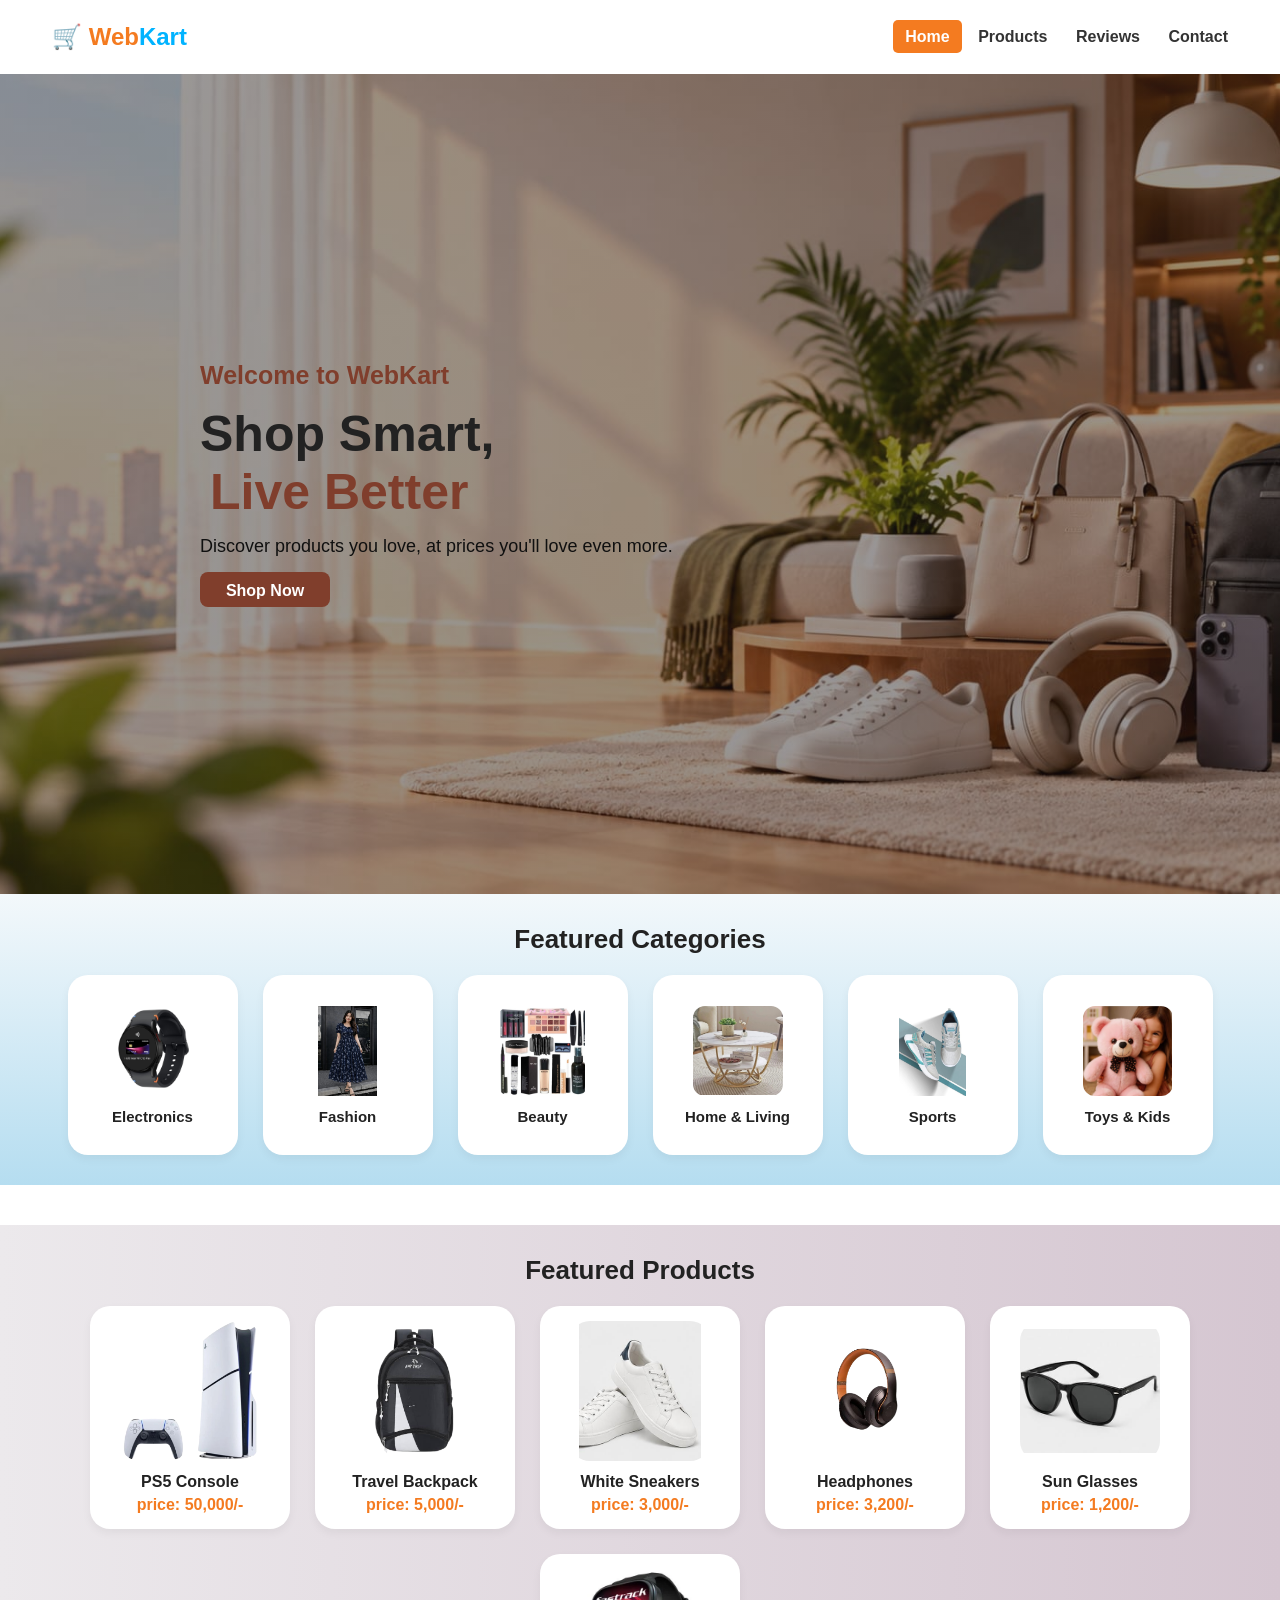
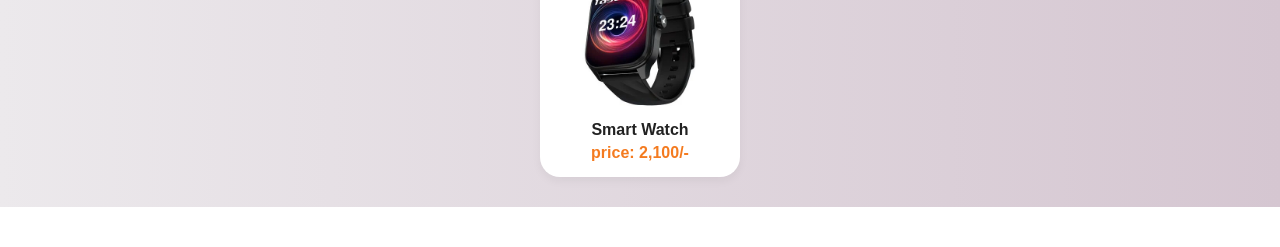
<file: index.html>
<!doctype html>
<html lang="en">

<head>
  <meta charset="UTF-8" />
  <meta name="viewport" content="width=device-width, initial-scale=1.0" />
  <title>WebKart - Home</title>
  <style>
    /* 1. Basic Page Reset */
    * {
      margin: 0;
      padding: 0;
      box-sizing: border-box;
    }

    body {
      font-family: Arial, Helvetica, sans-serif;
      background-color: #ffffff;
      color: #222222;
    }

    /* 2. Navigation Bar */
    .navbar {
      display: flex;
      justify-content: space-between;
      align-items: center;
      background-color: #ffffff;
      padding: 15px 40px;
      box-shadow: 0 2px 8px rgba(0, 0, 0, 0.1);
    }

    .navbar .logo {
      font-size: 24px;
      font-weight: bold;
      color: #f47b20;
      text-decoration: none;
    }

    .navbar .logo span {
      color: #00b3ff;
    }

    .navbar a {
      text-decoration: none;
      color: #333333;
      font-weight: bold;
      padding: 8px 12px;
      border-radius: 5px;
      transition: 0.3s;
    }

    .navbar a:hover,
    .navbar a.active {
      background-color: #f47b20;
      color: #ffffff;
    }

    /* 3. Hero Section */
    .Home {
      display: flex;
      flex-direction: column;
    }

    .hero {
      display: flex;
      flex-direction: column;
      justify-content: center;

      gap: 15px;
      padding: 0 200px;

      width: 100%;
      height: calc(100vh - 80px);
      min-height: 600px;

      background:
        linear-gradient(rgba(32, 25, 25, 0.45), rgba(26, 18, 18, 0.45)),
        url("images/bg.jpeg");

      background-size: cover;
      background-repeat: no-repeat;
      background-position: center;
    }

    .button {
      display: inline-block;
      width: 130px;

      padding: 10px;

      background-color: rgb(128, 62, 44);
      color: white;

      text-decoration: none;
      text-align: center;

      border-radius: 8px;
      font-size: 16px;
      font-weight: bold;

      border: none;
      cursor: pointer;
      height: 35px;
    }

    .button a {
      text-decoration: none;
      color: white;
    }

    .hero h1 {
      font-size: 25px;
      margin: 0;
      color: rgb(128, 62, 44);
    }

    .hero h2 {
      margin: 0;

      font-size: 50px;
    }

    .hero h2 span {
      color: rgb(128, 62, 44);
    }

    .hero p {
      padding: 0;
      margin: 0;
      color: rgb(16, 16, 16);
      font-size: 18px;
    }

    /* 4. Featured Categories Section */
    .cat {
      display: flex;
      flex-direction: column;
      gap: 20px;

      background: linear-gradient(to bottom, rgb(243, 248, 251), rgb(181, 221, 240));
      padding: 30px 20px;
      margin-bottom: 40px;
    }

    .cat h2 {
      text-align: center;
      font-size: 26px;
    }

    .cat-cards {
      display: flex;
      flex-direction: row;
      flex-wrap: wrap;
      justify-content: center;
      gap: 25px;
    }

    .cat-card {
      width: 170px;
      height: 180px;
      background-color: #ffffff;
      border-radius: 20px;
      display: flex;
      flex-direction: column;
      text-align: center;
      justify-content: center;
      align-items: center;
      gap: 12px;
      padding: 10px;
      text-decoration: none;
      color: #222;
      box-shadow: 0 4px 10px rgba(0, 0, 0, 0.05);
      transition: transform 0.3s ease;
    }

    .cat-card:hover {
      transform: scale(1.08);
    }

    .cat-card img {
      width: 90px;
      height: 90px;
      object-fit: contain;
      border-radius: 12px;
    }

    .cat-card h4 {
      margin: 0;
      font-size: 15px;
    }

    /* 5. Featured Products Section */
    .deals {
      display: flex;
      flex-direction: column;
      gap: 20px;
      background: linear-gradient(to right, rgb(236, 233, 236), rgb(213, 198, 209));
      padding: 30px 20px;
      margin-bottom: 40px;
    }

    .deals h2 {
      text-align: center;
      font-size: 26px;
    }

    .deals-cards {
      display: flex;
      flex-direction: row;
      flex-wrap: wrap;
      justify-content: center;
      gap: 25px;
    }

    .deals-card {
      width: 200px;
      background-color: #ffffff;
      border-radius: 20px;
      display: flex;
      flex-direction: column;
      justify-content: space-between;
      align-items: center;
      padding: 15px;
      text-align: center;
      gap: 12px;
      box-shadow: 0 4px 10px rgba(0, 0, 0, 0.05);
      transition: transform 0.3s ease;
    }

    .deals-card:hover {
      transform: scale(1.08);
    }

    .deals-card img {
      width: 140px;
      height: 140px;
      object-fit: contain;
      border-radius: 20px;
    }

    .deals-card h4 {
      margin: 0;
      font-size: 16px;
    }

    .deals-card p {
      margin: 5px 0 0 0;
      font-weight: bold;
      color: #f47b20;
    }

    /* 6. Simple Footer */
    footer {
      background-color: #211b4a;
      color: white;
      display: flex;
      justify-content: space-around;
      padding: 25px 7%;
      flex-wrap: wrap;
      gap: 20px;
    }

    .feature {
      display: flex;
      align-items: center;
      gap: 12px;
    }

    .feature-icon {
      font-size: 25px;
    }

    .feature h3 {
      font-size: 13px;
      margin-bottom: 5px;
    }

    .feature p {
      font-size: 11px;
      color: #ccc;
    }
  </style>
</head>

<body>
  <!-- Simple Navigation Bar Linking to Related Pages -->
  <header class="navbar">
    <a href="index.html" class="logo">🛒 Web<span>Kart</span></a>
      <nav>
            <a href="index.html" class="active">Home</a>
            <a href="products.html">Products</a>
            <a href="review.html">Reviews</a>
            <a href="contact.html" >Contact</a>
        </nav>
  </header>

  <!-- Main Container -->
  <div class="Home">
    <!-- Hero Section -->
    <div class="hero">
      <h1>Welcome to WebKart</h1>
      <h2>
        Shop Smart,<br /><span style="padding-left: 10px">Live Better</span>
      </h2>
      <p>Discover products you love, at prices you'll love even more.</p>
      <div class="button"><a href="products.html"> Shop Now</a></div>
    </div>

<!-- Featured Categories -->
    <div class="cat">
      <h2>Featured Categories</h2>
      <div class="cat-cards">
        <div class="cat-card">
          <img src="./images/electronics.png" alt="Electronics" />
          <h4>Electronics</h4>
        </div>
        <div class="cat-card">
          <img src="./images/Fashion.jpeg" alt="Fashion" />
          <h4>Fashion</h4>
        </div>
        <div class="cat-card">
          <img src="./images/Beauty.jpeg" alt="Beauty" />
          <h4>Beauty</h4>
        </div>
        <div class="cat-card">
          <img src="./images/Furniture.jpeg" alt="Home & Living" />
          <h4>Home & Living</h4>
        </div>
        <div class="cat-card">
          <img src="./images/Sports.jpeg" alt="Sports" />
          <h4>Sports</h4>
        </div>
        <div class="cat-card">
          <img src="./images/Toys.jpeg" alt="Toys & Kids" />
          <h4>Toys & Kids</h4>
        </div>
      </div>
    </div>

    <!-- Featured Products -->
    <div class="deals">
      <h2>Featured Products</h2>
      <div class="deals-cards">
        <div class="deals-card">
          <img src="./images/ps5.png" alt="PS5" />
          <div>
            <h4>PS5 Console</h4>
            <p>price: 50,000/-</p>
          </div>
        </div>
        <div class="deals-card">
          <img src="./images/bag.png" alt="Travel Backpack" />
          <div>
            <h4>Travel Backpack</h4>
            <p>price: 5,000/-</p>
          </div>
        </div>
        <div class="deals-card">
          <img src="./images/shoes.jpg" alt="White Sneakers" />
          <div>
            <h4>White Sneakers</h4>
            <p>price: 3,000/-</p>
          </div>
        </div>
        <div class="deals-card">
          <img src="./images/headphones.png" alt="Headphones" />
          <div>
            <h4>Headphones</h4>
            <p>price: 3,200/-</p>
          </div>
        </div>
        <div class="deals-card">
          <img src="./images/sunglasses.jpeg" alt="Sun Glasses" />
          <div>
            <h4>Sun Glasses</h4>
            <p>price: 1,200/-</p>
          </div>
        </div>
        <div class="deals-card">
          <img src="./images/watch.jpg" alt="Watch" />
          <div>
            <h4>Smart Watch</h4>
            <p>price: 2,100/-</p>
          </div>
        </div>
      </div>
    </div>
  </div>


</body>

</html>
</file>
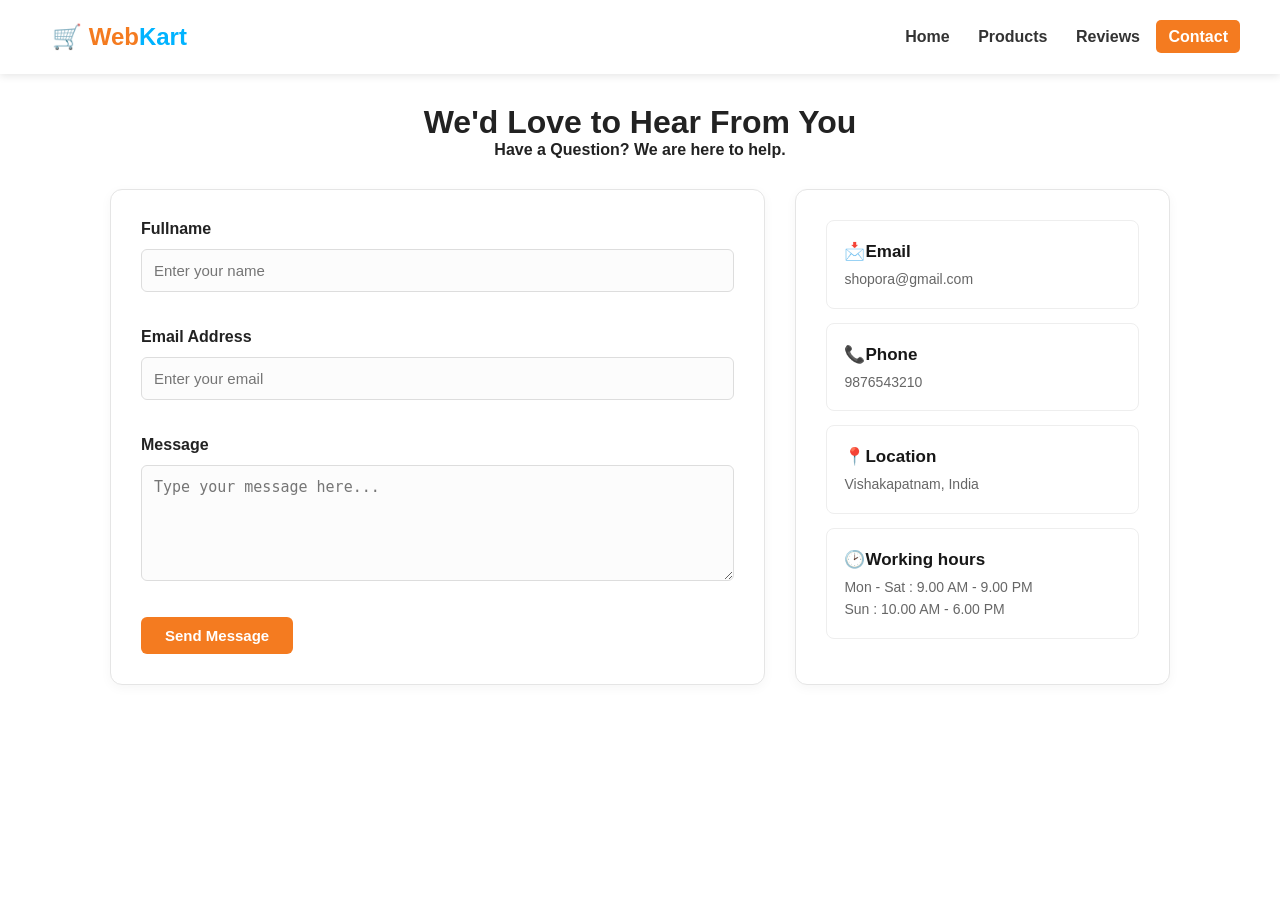
<file: contact.html>
<!doctype html>
<html lang="en">

<head>
    <meta charset="UTF-8" />
    <meta name="viewport" content="width=device-width, initial-scale=1.0" />
    <title>Contact</title>
    <link rel="stylesheet" href="contact.css">
</head>

<body>

    <!-- Header Navigation -->
    <header class="navbar">
        <a href="index.html" class="logo">🛒 Web<span>Kart</span></a>
        <nav>
            <a href="index.html">Home</a>
            <a href="products.html">Products</a>
            <a href="review.html">Reviews</a>
            <a href="contact.html" class="active">Contact</a>
        </nav>
    </header>

    <div class="contact-header">
        <h1>We'd Love to Hear From You</h1>
        <p><b>Have a Question? We are here to help.</b></p>
    </div>
    <div class="container">
        <div class="contact">
            <form action="">
                <label for="">Fullname</label>
                <br>
                <input type="text" placeholder="Enter your name" />
                <br>
                <label for="">Email Address</label>
                <br>
                <input type="email" placeholder="Enter your email" />
                <br>
                <label for="">Message</label>
                <br>
                <textarea rows="5" placeholder="Type your message here..."></textarea>
                <br>
                <button type="submit">Send Message</button>
            </form>
        </div>
        <div class="help">
            <span>
                <h4>📩Email</h4>shopora@gmail.com
            </span>
            <span>
                <h4>📞Phone</h4>9876543210
            </span>
            <span>
                <h4>📍Location</h4>Vishakapatnam, India
            </span>
            <span>
                <h4>🕑Working hours</h4>Mon - Sat : 9.00 AM - 9.00 PM<br>Sun : 10.00 AM - 6.00 PM
            </span>
        </div>
    </div>



</body>

</html>
</file>
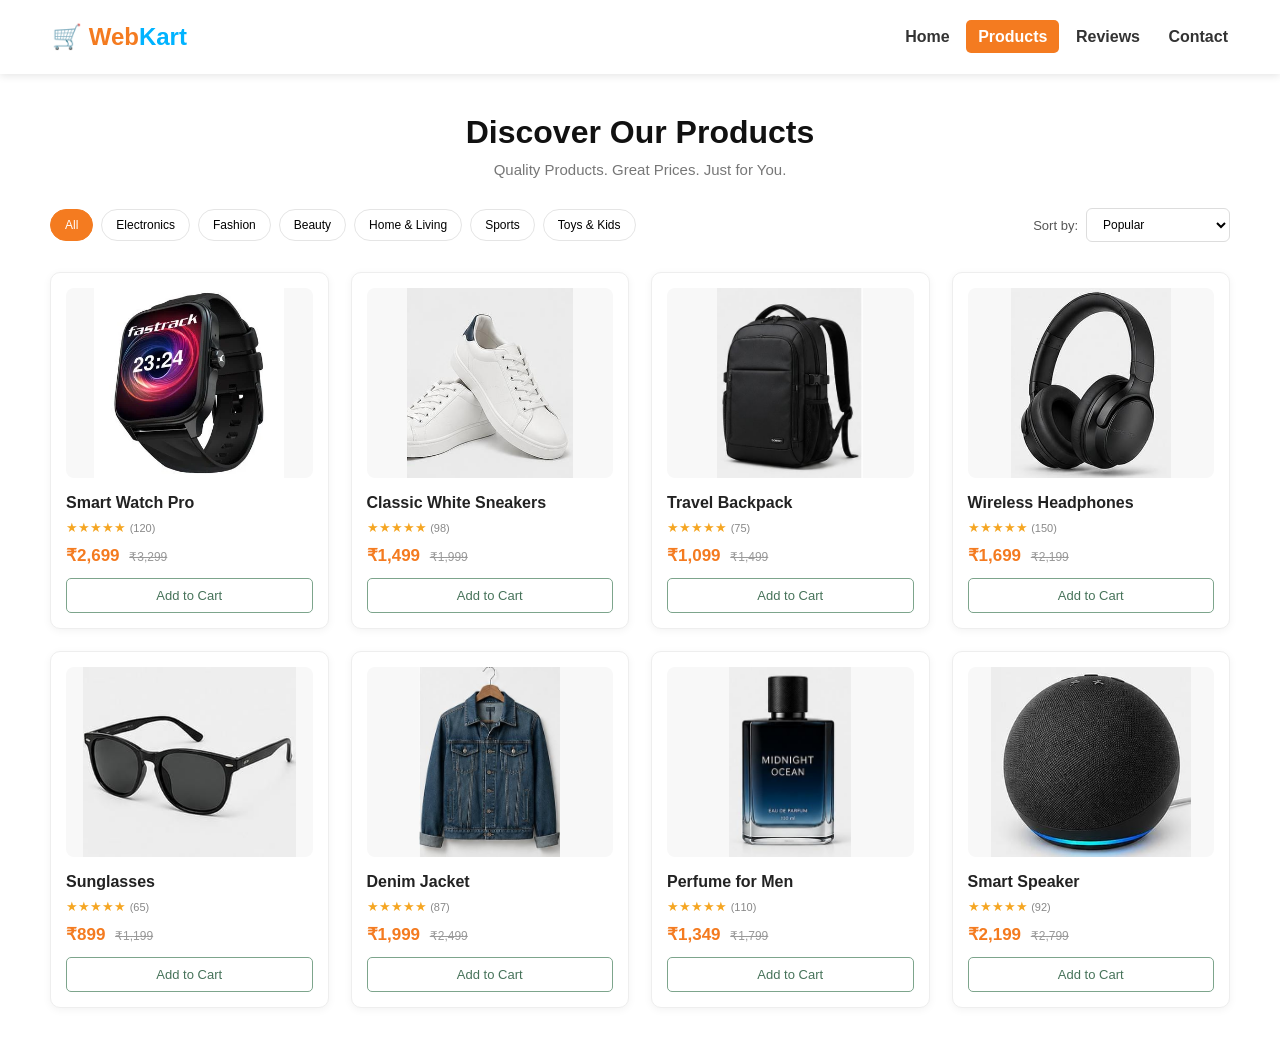
<file: products.html>
<!doctype html>
<html lang="en">

<head>
    <meta charset="UTF-8" />
    <meta name="viewport" content="width=device-width, initial-scale=1.0" />
    <title>Products</title>
    <link rel="stylesheet" href="products.css" />
</head>

<body>

    <!-- Header Navigation -->
    <header class="navbar">
        <a href="index.html" class="logo">🛒 Web<span>Kart</span></a>
        <nav>
            <a href="index.html" >Home</a>
            <a href="products.html" class="active">Products</a>
            <a href="review.html">Reviews</a>
            <a href="contact.html" >Contact</a>
        </nav>
    </header>

    <main>
        <section class="products-header">
            <h1>
                <bold>Discover Our Products</bold>
            </h1>
            <p>Quality Products. Great Prices. Just for You.</p>
        </section>
        <div class="filters">
            <div class="categories">
                <button class="selected">All</button>
                <button>Electronics</button>
                <button>Fashion</button>
                <button>Beauty</button>
                <button>Home & Living</button>
                <button>Sports</button>
                <button>Toys & Kids</button>
            </div>

            <div class="sort">
                <label>Sort by:</label>
                <select>
                    <option>Popular</option>
                    <option>Price: Low to High</option>
                    <option>Price: High to Low</option>
                </select>
            </div>
        </div>
        <section class="product-grid">
            <div class="product-card">
                <img src="images/watch.jpg" alt="Smart Watch" />
                <h3>Smart Watch Pro</h3>
                <div class="rating">★★★★★ <span>(120)</span></div>
                <p class="price">₹2,699 <del>₹3,299</del></p>
                <button class="cart-btn">Add to Cart</button>
            </div>

            <div class="product-card">
                <img src="images/shoes.jpg" alt="White Sneakers" />
                <h3>Classic White Sneakers</h3>
                <div class="rating">★★★★★ <span>(98)</span></div>
                <p class="price">₹1,499 <del>₹1,999</del></p>
                <button class="cart-btn">Add to Cart</button>
            </div>

            <div class="product-card">
                <img src="images/backpack.jpeg" alt="Travel Backpack" />
                <h3>Travel Backpack</h3>
                <div class="rating">★★★★★ <span>(75)</span></div>
                <p class="price">₹1,099 <del>₹1,499</del></p>
                <button class="cart-btn">Add to Cart</button>
            </div>

            <div class="product-card">
                <img src="images/headphones.jpeg" alt="Wireless Headphones" />
                <h3>Wireless Headphones</h3>
                <div class="rating">★★★★★ <span>(150)</span></div>
                <p class="price">₹1,699 <del>₹2,199</del></p>
                <button class="cart-btn">Add to Cart</button>
            </div>

            <div class="product-card">
                <img src="images/sunglasses.jpeg" alt="Sunglasses" />
                <h3>Sunglasses</h3>
                <div class="rating">★★★★★ <span>(65)</span></div>
                <p class="price">₹899 <del>₹1,199</del></p>
                <button class="cart-btn">Add to Cart</button>
            </div>

            <div class="product-card">
                <img src="images/jacket.jpeg" alt="Denim Jacket" />
                <h3>Denim Jacket</h3>
                <div class="rating">★★★★★ <span>(87)</span></div>
                <p class="price">₹1,999 <del>₹2,499</del></p>
                <button class="cart-btn">Add to Cart</button>
            </div>

            <div class="product-card">
                <img src="images/perfume.jpeg" alt="Perfume" />
                <h3>Perfume for Men</h3>
                <div class="rating">★★★★★ <span>(110)</span></div>
                <p class="price">₹1,349 <del>₹1,799</del></p>
                <button class="cart-btn">Add to Cart</button>
            </div>

            <div class="product-card">
                <img src="images/speaker.jpeg" alt="Smart Speaker" />
                <h3>Smart Speaker</h3>
                <div class="rating">★★★★★ <span>(92)</span></div>
                <p class="price">₹2,199 <del>₹2,799</del></p>
                <button class="cart-btn">Add to Cart</button>
            </div>
        </section>
    </main>



</body>

</html>
</file>
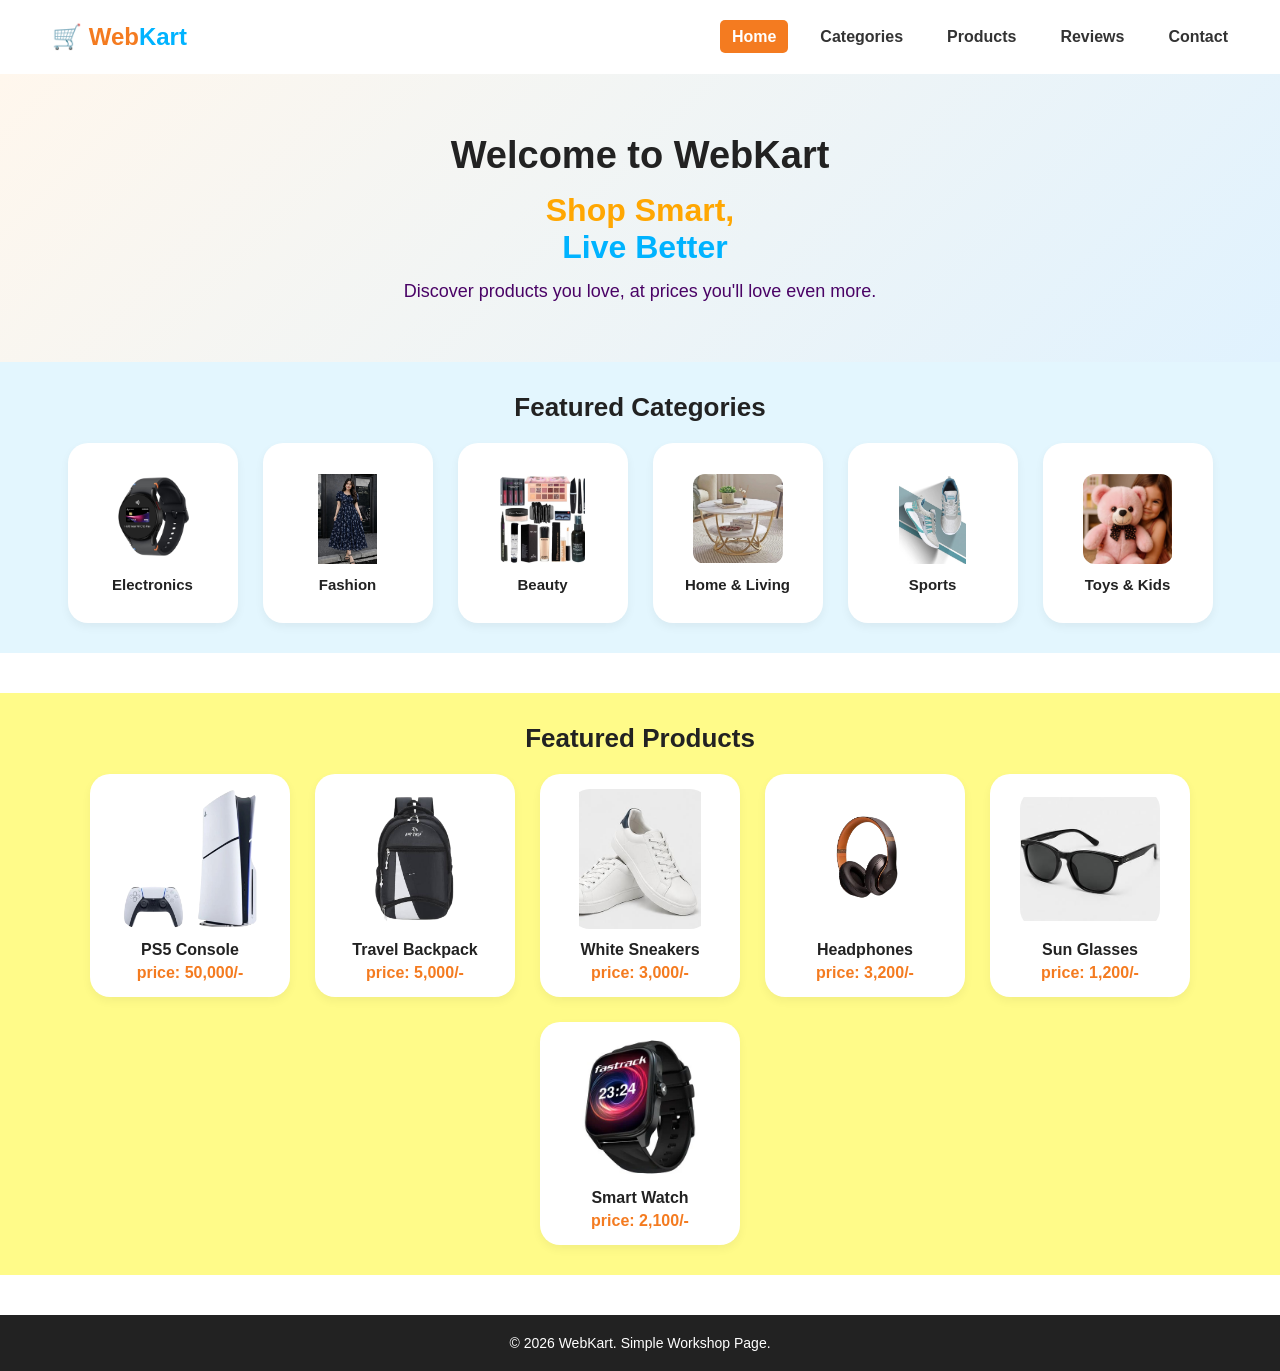
<file: webXplore.html>
<!DOCTYPE html>
<html lang="en">

<head>
    <meta charset="UTF-8">
    <meta name="viewport" content="width=device-width, initial-scale=1.0">
    <title>WebKart - Home</title>
    <style>
        /* 1. Basic Page Reset */
        * {
            margin: 0;
            padding: 0;
            box-sizing: border-box;
        }

        body {
            font-family: Arial, Helvetica, sans-serif;
            background-color: #ffffff;
            color: #222222;
        }

        /* 2. Navigation Bar */
        .navbar {
            display: flex;
            justify-content: space-between;
            align-items: center;
            background-color: #ffffff;
            padding: 15px 40px;
            box-shadow: 0 2px 8px rgba(0, 0, 0, 0.1);
        }

        .navbar .logo {
            font-size: 24px;
            font-weight: bold;
            color: #f47b20;
            text-decoration: none;
        }

        .navbar .logo span {
            color: #00b3ff;
        }

        .navbar ul {
            display: flex;
            list-style: none;
            gap: 20px;
        }

        .navbar a {
            text-decoration: none;
            color: #333333;
            font-weight: bold;
            padding: 8px 12px;
            border-radius: 5px;
            transition: 0.3s;
        }

        .navbar a:hover,
        .navbar a.active {
            background-color: #f47b20;
            color: #ffffff;
        }

        /* 3. Hero Section */
        .Home {
            display: flex;
            flex-direction: column;
        }

        .hero {
            display: flex;
            flex-direction: column;
            justify-content: center;
            align-items: center;
            text-align: center;
            gap: 15px;
            padding: 60px 20px;
            background: linear-gradient(135deg, #fff7ed 0%, #e0f2fe 100%);
        }

        .hero h1 {
            font-size: 38px;
            margin: 0;
        }

        .hero h2 {
            margin: 0;
            color: rgb(255, 167, 2);
            font-size: 32px;
        }

        .hero h2 span {
            color: rgb(0, 179, 255);
        }

        .hero p {
            padding: 0;
            margin: 0;
            color: rgb(74, 3, 102);
            font-size: 18px;
        }

        /* 4. Featured Categories Section */
        .cat {
            display: flex;
            flex-direction: column;
            gap: 20px;
            background-color: rgb(227, 246, 254);
            padding: 30px 20px;
            margin-bottom: 40px;
        }

        .cat h2 {
            text-align: center;
            font-size: 26px;
        }

        .cat-cards {
            display: flex;
            flex-direction: row;
            flex-wrap: wrap;
            justify-content: center;
            gap: 25px;
        }

        .cat-card {
            width: 170px;
            height: 180px;
            background-color: #ffffff;
            border-radius: 20px;
            display: flex;
            flex-direction: column;
            text-align: center;
            justify-content: center;
            align-items: center;
            gap: 12px;
            padding: 10px;
            text-decoration: none;
            color: #222;
            box-shadow: 0 4px 10px rgba(0, 0, 0, 0.05);
            transition: transform 0.3s ease;
        }

        .cat-card:hover {
            transform: scale(1.08);
        }

        .cat-card img {
            width: 90px;
            height: 90px;
            object-fit: contain;
            border-radius: 12px;
        }

        .cat-card h4 {
            margin: 0;
            font-size: 15px;
        }

        /* 5. Featured Products Section */
        .deals {
            display: flex;
            flex-direction: column;
            gap: 20px;
            background-color: rgb(255, 251, 137);
            padding: 30px 20px;
            margin-bottom: 40px;
        }

        .deals h2 {
            text-align: center;
            font-size: 26px;
        }

        .deals-cards {
            display: flex;
            flex-direction: row;
            flex-wrap: wrap;
            justify-content: center;
            gap: 25px;
        }

        .deals-card {
            width: 200px;
            background-color: #ffffff;
            border-radius: 20px;
            display: flex;
            flex-direction: column;
            justify-content: space-between;
            align-items: center;
            padding: 15px;
            text-align: center;
            gap: 12px;
            box-shadow: 0 4px 10px rgba(0, 0, 0, 0.05);
            transition: transform 0.3s ease;
        }

        .deals-card:hover {
            transform: scale(1.08);
        }

        .deals-card img {
            width: 140px;
            height: 140px;
            object-fit: contain;
            border-radius: 20px;
        }

        .deals-card h4 {
            margin: 0;
            font-size: 16px;
        }

        .deals-card p {
            margin: 5px 0 0 0;
            font-weight: bold;
            color: #f47b20;
        }

        /* 6. Simple Footer */
        footer {
            text-align: center;
            padding: 20px;
            background-color: #222222;
            color: #ffffff;
            font-size: 14px;
        }
    </style>
</head>

<body>

    <!-- Simple Navigation Bar Linking to Related Pages -->
    <header class="navbar">
        <a href="webXplore.html" class="logo">🛒 Web<span>Kart</span></a>
        <ul>
            <li><a href="webXplore.html" class="active">Home</a></li>
            <li><a href="categories.html">Categories</a></li>
            <li><a href="products.html">Products</a></li>
            <li><a href="review.html">Reviews</a></li>
            <li><a href="contact.html">Contact</a></li>
        </ul>
    </header>

    <!-- Main Container -->
    <div class="Home">

        <!-- Hero Section -->
        <div class="hero">
            <h1>Welcome to WebKart</h1>
            <h2>Shop Smart, <br><span style="padding-left: 10px;">Live Better</span></h2>
            <p>Discover products you love, at prices you'll love even more.</p>
        </div>

        <!-- Featured Categories -->
        <div class="cat">
            <h2>Featured Categories</h2>
            <div class="cat-cards">
                <a href="categories.html" class="cat-card">
                    <img src="./images/electronics.png" alt="Electronics">
                    <h4>Electronics</h4>
                </a>
                <a href="categories.html" class="cat-card">
                    <img src="./images/Fashion.jpeg" alt="Fashion">
                    <h4>Fashion</h4>
                </a>
                <a href="categories.html" class="cat-card">
                    <img src="./images/Beauty.jpeg" alt="Beauty">
                    <h4>Beauty</h4>
                </a>
                <a href="categories.html" class="cat-card">
                    <img src="./images/Furniture.jpeg" alt="Home & Living">
                    <h4>Home & Living</h4>
                </a>
                <a href="categories.html" class="cat-card">
                    <img src="./images/Sports.jpeg" alt="Sports">
                    <h4>Sports</h4>
                </a>
                <a href="categories.html" class="cat-card">
                    <img src="./images/Toys.jpeg" alt="Toys & Kids">
                    <h4>Toys & Kids</h4>
                </a>
            </div>
        </div>

        <!-- Featured Products -->
        <div class="deals">
            <h2>Featured Products</h2>
            <div class="deals-cards">
                <div class="deals-card">
                    <img src="./images/ps5.png" alt="PS5">
                    <div>
                        <h4>PS5 Console</h4>
                        <p>price: 50,000/-</p>
                    </div>
                </div>
                <div class="deals-card">
                    <img src="./images/bag.png" alt="Travel Backpack">
                    <div>
                        <h4>Travel Backpack</h4>
                        <p>price: 5,000/-</p>
                    </div>
                </div>
                <div class="deals-card">
                    <img src="./images/shoes.jpg" alt="White Sneakers">
                    <div>
                        <h4>White Sneakers</h4>
                        <p>price: 3,000/-</p>
                    </div>
                </div>
                <div class="deals-card">
                    <img src="./images/headphones.png" alt="Headphones">
                    <div>
                        <h4>Headphones</h4>
                        <p>price: 3,200/-</p>
                    </div>
                </div>
                <div class="deals-card">
                    <img src="./images/sunglasses.jpeg" alt="Sun Glasses">
                    <div>
                        <h4>Sun Glasses</h4>
                        <p>price: 1,200/-</p>
                    </div>
                </div>
                <div class="deals-card">
                    <img src="./images/watch.jpg" alt="Watch">
                    <div>
                        <h4>Smart Watch</h4>
                        <p>price: 2,100/-</p>
                    </div>
                </div>
            </div>
        </div>

    </div>

    <!-- Simple Footer -->
    <footer>
        <p>&copy; 2026 WebKart. Simple Workshop Page.</p>
    </footer>

</body>

</html>
</file>
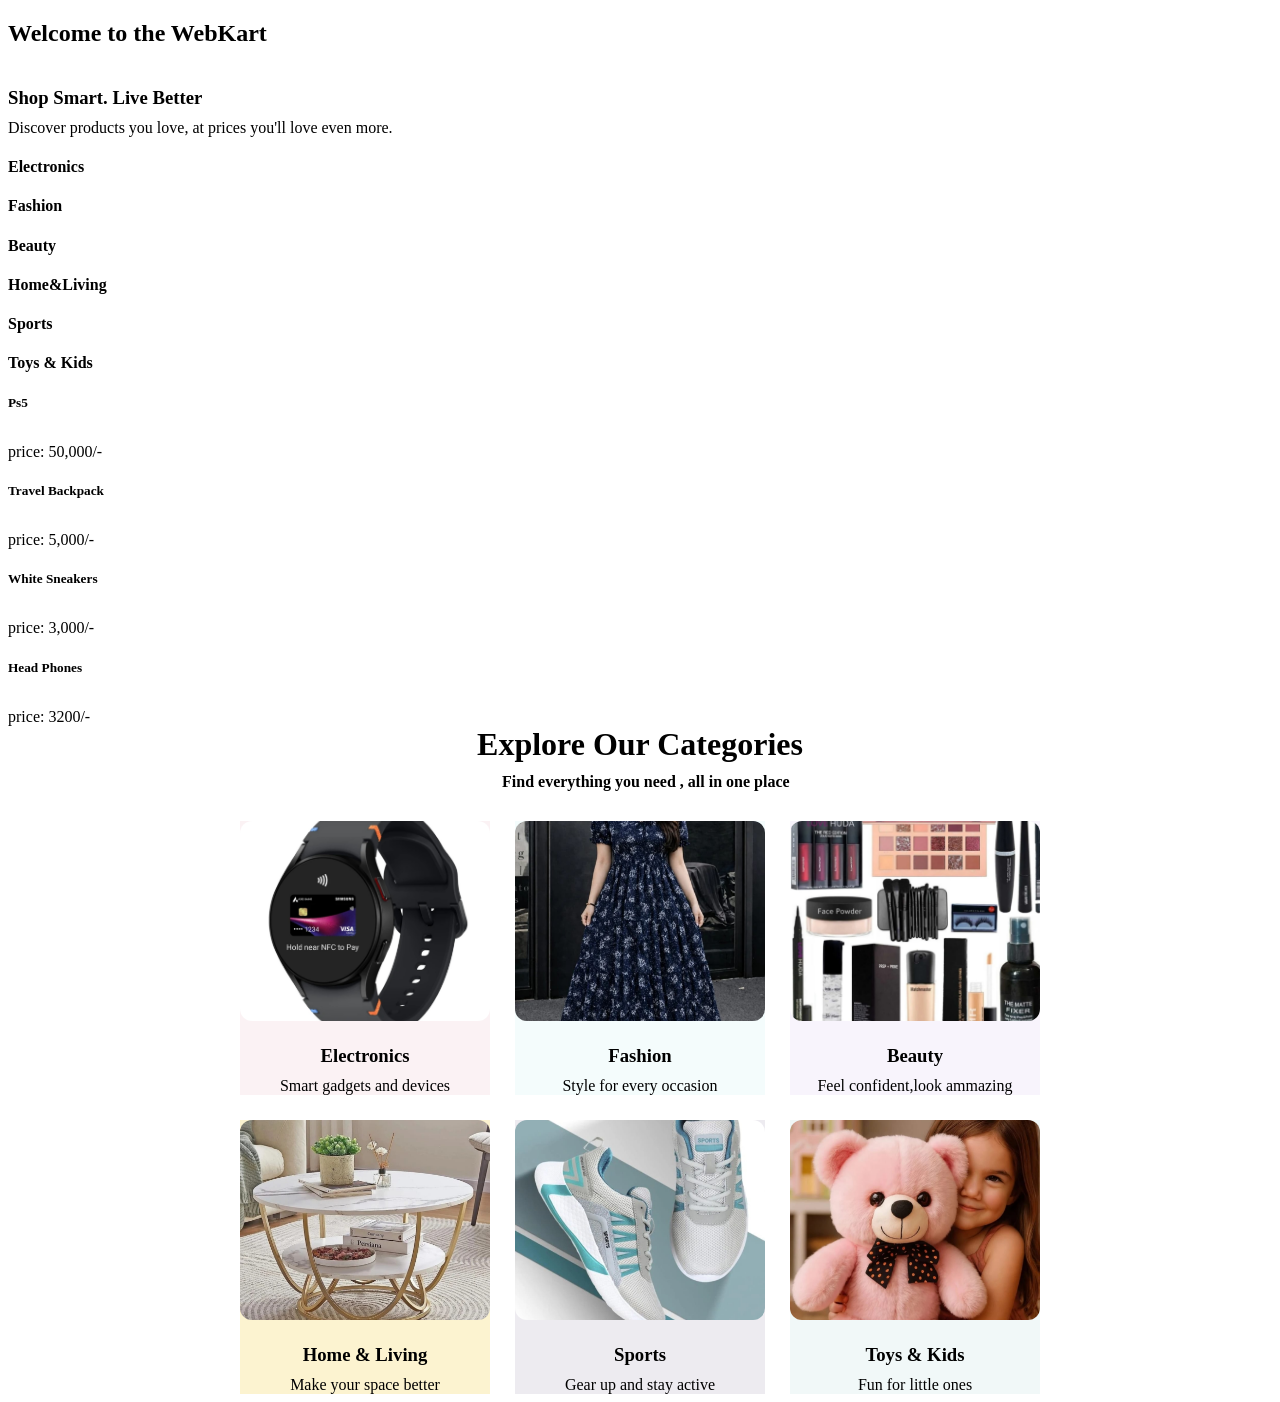
<file: webXplore/webXplore.html>
<!DOCTYPE html>
<html lang="en">

<head>
    <meta charset="UTF-8">
    <meta name="viewport" content="width=device-width, initial-scale=1.0">
    <title>Document</title>
    <style>
        .categories {
            display: flex;
            flex-direction: column;
            justify-content: center;
            align-items: center;


        }

        #items {
            display: flex;
            flex-direction: row;
            display: grid;
            grid-template-columns: repeat(3, 1fr);
            gap: 25px;
        }



        .card {
            text-align: center;
        }

        .card img {
            width: 250px;
            height: 200px;
            object-fit: cover;
            border-radius: 12px;
        }

        h3 {
            margin: 0px;
            padding-top: 20px;
        }

        p {
            margin: 0px;
            padding-top: 10px;
        }
    </style>
</head>

<body>
    <div class="Home">
        <div class="hero">
            <h2>Welcome to the WebKart</h2>
            <h3>Shop Smart. Live Better</h3>
            <p>Discover products you love, at prices you'll love even more.</p>
        </div>
        <div class="cat">
            <div>
                <h4>Electronics</h4>
            </div>
            <div>
                <h4>Fashion</h4>
            </div>
            <div>
                <h4>Beauty</h4>
            </div>
            <div>
                <h4>Home&Living</h4>
            </div>
            <div>
                <h4>Sports</h4>
            </div>
            <div>
                <h4>Toys & Kids</h4>
            </div>
        </div>

        <div class="Best deals">
            <div>

                <h5>Ps5</h5>
                <p>price: 50,000/-</p>
            </div>
            <div>
                <h5>Travel Backpack</h5>
                <p>price: 5,000/-</p>
            </div>
            <div>
                <h5>White Sneakers</h5>
                <p>price: 3,000/-</p>
            </div>
            <div>
                <h5>Head Phones</h5>
                <p>price: 3200/-</p>
            </div>

        </div>

    </div>
    <div class="categories">
        <div>
            <h1 style="margin:0px;">Explore Our Categories</h1>
            <h4 style="margin:0px;padding-left: 25px;padding-top :10px; padding-bottom: 30px;">Find everything you need
                , all in one place</h4>
        </div>
        <div id="items">
            <div class="card" style=" background-color: #fbf2f4;">
                <img src="Electronics.jpeg" alt="">
                <h3>Electronics</h3>
                <p>Smart gadgets and devices</p>
            </div>
            <div class="card" style="background-color: #f4fcfc;">
                <img src="Fashion.jpeg" alt="">
                <h3>Fashion</h3>
                <p>Style for every occasion</p>
            </div>
            <div class="card" style=" background-color: #f8f4fc;">
                <img src="Beauty.jpeg" alt="">
                <h3>Beauty</h3>
                <p>Feel confident,look ammazing</p>
            </div>
            <div class="card" style="background-color: #fcf3d0;">
                <img src="Furniture.jpeg" alt="">
                <h3>Home & Living</h3>
                <p>Make your space better</p>

            </div>
            <div class="card" style="background-color: #edebf0;">
                <img src="Sports.jpeg" alt="">
                <h3>Sports</h3>
                <p>Gear up and stay active</p>

            </div>
            <div class="card" style="background-color: #f1f8f8;">
                <img src="Toys.jpeg" alt="">
                <h3>Toys & Kids</h3>
                <p>Fun for little ones</p>
            </div>
        </div>

</body>

</html>
</file>
<file: contact.css>
* {
    margin: 0;
    padding: 0;
    box-sizing: border-box;
}

body {
    font-family: Arial, Helvetica, sans-serif;
    background: #ffffff;
    color: #222;
}

/* Navigation Bar Styles */
.navbar {
    display: flex;
    justify-content: space-between;
    align-items: center;
    background-color: #ffffff;
    padding: 15px 40px;
    box-shadow: 0 2px 8px rgba(0, 0, 0, 0.1);
    margin-bottom: 30px;
}

.navbar .logo {
    font-size: 24px;
    font-weight: bold;
    color: #f47b20;
    text-decoration: none;
}

.navbar .logo span {
    color: #00b3ff;
}

.navbar ul {
    display: flex;
    list-style: none;
    gap: 20px;
}

.navbar a {
    text-decoration: none;
    color: #333333;
    font-weight: bold;
    padding: 8px 12px;
    border-radius: 5px;
    transition: 0.3s;
}

.navbar a:hover,
.navbar a.active {
    background-color: #f47b20;
    color: #ffffff;
}

.contact-header {
    text-align: center;
    margin-bottom: 30px;
    padding: 0 20px;
}

.container {
    display: grid;
    grid-template-columns: 1.4fr 0.8fr;
    gap: 30px;
    max-width: 1100px;
    width: 100%;
    margin: 0 auto 40px auto;
    padding: 0 20px;
}

.contact,
.help {
    background: #fff;
    border: 1px solid #e5e5e5;
    border-radius: 12px;
    padding: 30px;
    box-shadow: 0 3px 12px rgba(0, 0, 0, 0.04);
}

.contact form {
    width: 100%;
}

.contact label {
    font-weight: 600;
    font-size: 16px;
    margin-bottom: 7px;
    display: inline-block;
}

.contact input,
.contact textarea {
    padding: 12px;
    margin-bottom: 18px;
    width: 100%;
    display: block;
    margin-top: 4px;
    border: 1px solid #ddd;
    border-radius: 6px;
    font-size: 15px;
    outline: none;
    background: #fcfcfc;
}

.contact input:focus,
.contact textarea:focus {
    border-color: #f47b20;
    background: #fff;
}

.contact button {
    background-color: #f47b20;
    color: white;
    padding: 10px 24px;
    border: none;
    border-radius: 6px;
    font-size: 15px;
    font-weight: bold;
    cursor: pointer;
    transition: 0.3s;
}

.contact button:hover {
    background: #d96112;
}

.help {
    display: flex;
    flex-direction: column;
    gap: 14px;
}

.help span {
    display: block;
    padding: 17px;
    border: 1px solid #eee;
    border-radius: 8px;
    background: #fff;
    font-size: 14px;
    color: #666;
    line-height: 1.6;
}



.help h4 {
    font-size: 17px;
    color: #171717;
    margin-bottom: 3px;
}

/* Responsive breakpoint for smaller screens */
@media (max-width: 800px) {
    .container {
        grid-template-columns: 1fr;
    }
}
</file>
<file: products.css>
* {
    margin: 0;
    padding: 0;
    
}

body {
    font-family: Arial, Helvetica, sans-serif;
    background: #ffffff;
    color: #222;
}

/* Navigation Bar Styles */
.navbar {
    display: flex;
    justify-content: space-between;
    align-items: center;
    background-color: #ffffff;
    padding: 15px 40px;
    box-shadow: 0 2px 8px rgba(0, 0, 0, 0.1);
    margin-bottom: 20px;
}

.navbar .logo {
    font-size: 24px;
    font-weight: bold;
    color: #f47b20;
    text-decoration: none;
}

.navbar .logo span {
    color: #00b3ff;
}


.navbar a {
    text-decoration: none;
    color: #333333;
    font-weight: bold;
    padding: 8px 12px;
    border-radius: 5px;
    transition: 0.3s;
}

.navbar a:hover,
.navbar a.active {
    background-color: #f47b20;
    color: #ffffff;
}

main {
    padding: 20px 50px 30px;
}


.products-header {
    text-align: center;
    margin-bottom: 30px;
}

.products-header h1 {
    font-size: 32px;
    margin-bottom: 10px;
    color: #111;
}

.products-header p {
    font-size: 15px;
    color: #777;
}



.filters {
    display: flex;
    justify-content: space-between;
    align-items: center;
    margin-bottom: 30px;
    gap: 20px;
}

.categories {
    display: flex;
    gap: 8px;
    flex-wrap: wrap;
}

.categories button {
    border: 1px solid #e5e5e5;
    background: #fff;
    padding: 8px 14px;
    border-radius: 20px;
    font-size: 12px;
    cursor: pointer;
}

.categories button:hover,
.categories .selected {
    background: #f47b20;
    color: white;
    border-color: #f47b20;
}

.sort {
    display: flex;
    align-items: center;
    gap: 8px;
    white-space: nowrap;
}

.sort label {
    font-size: 13px;
    color: #555;
}

.sort select {
    padding: 8px 12px;
    border: 1px solid #ddd;
    border-radius: 6px;
    background: white;
    font-size: 12px;
    cursor: pointer;
}



.product-grid {
    display: grid;
    grid-template-columns: repeat(4,2fr); 
    gap: 22px;
}



.product-card {
    background: #fff;
    border: 1px solid #eee;
    border-radius: 10px;
    padding: 15px;
    text-align: left;
    transition: 0.3s;
    box-shadow: 0 2px 8px rgba(0, 0, 0, 0.05);
}

.product-card:hover {
    transform: translateY(-5px);
    box-shadow: 0 8px 20px rgba(0, 0, 0, 0.1);
}

.product-card img {
    width: 100%;
    height: 190px;
    object-fit: contain;
    background: #f8f8f8;
    border-radius: 8px;
    margin-bottom: 12px;
}

.product-card h3 {
    font-size: 16px;
    margin-bottom: 8px;
    color: #222;
}



.rating {
    color: #f5a623;
    font-size: 13px;
    margin-bottom: 10px;
}

.rating span {
    color: #888;
    font-size: 11px;
}



.price {
    font-size: 17px;
    font-weight: bold;
    color: #f47b20;
    margin-bottom: 12px;
}

.price del {
    color: #999;
    font-size: 12px;
    font-weight: normal;
    margin-left: 5px;
}



.cart-btn {
    width: 100%;
    padding: 9px;
    border: 1px solid #7da58c;
    border-radius: 5px;
    background: white;
    color: #47735a;
    font-size: 13px;
    cursor: pointer;
    transition: 0.3s;
}

.cart-btn:hover {
    background: #47735a;
    color: white;
}







@media (max-width: 1000px) {

    .product-grid {
        grid-template-columns: repeat(2, 1fr);
    }

    .nav-links {
        gap: 15px;
    }

    .features {
        grid-template-columns: repeat(2, 1fr);
    }
}

@media (max-width: 700px) {

    .navbar {
        padding: 0 15px;
    }

    .nav-links {
        display: none;
    }

    main {
        padding: 30px 20px;
    }

    .filters {
        flex-direction: column;
        align-items: flex-start;
    }

    .product-grid {
        grid-template-columns: 1fr;
    }

    .features {
        grid-template-columns: 1fr;
        padding: 20px;
    }
}
</file>
